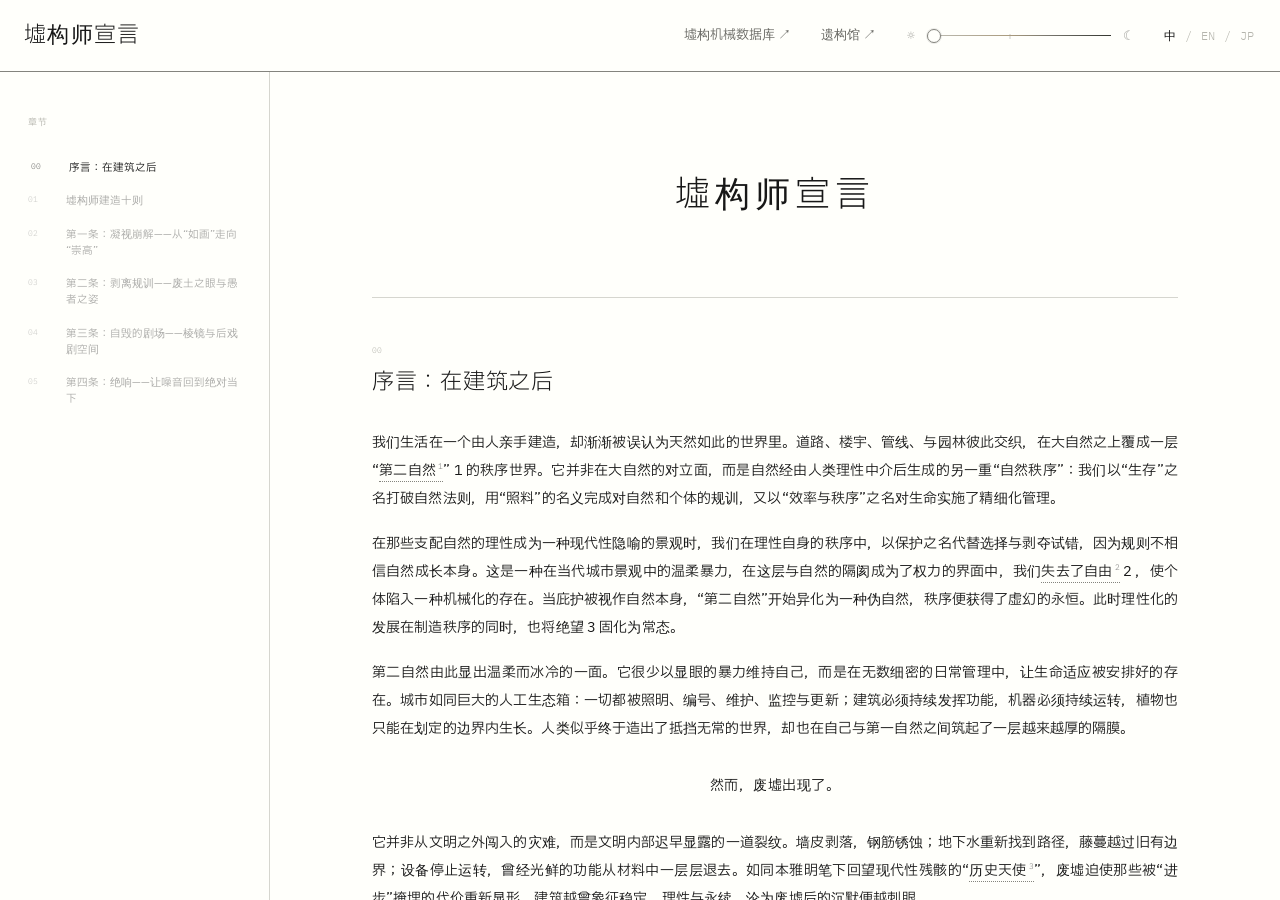
<file: manifesto.html>
<!DOCTYPE html>
<html lang="zh-Hans" translate="no">
<head>
  <meta charset="UTF-8">
  <meta name="google" content="notranslate">
  <meta name="viewport" content="width=device-width, initial-scale=1, viewport-fit=cover">
  <title>墟构师宣言</title>
  <link rel="preconnect" href="https://fonts.googleapis.com">
  <link rel="preconnect" href="https://fonts.gstatic.com" crossorigin>
  <link href="https://fonts.googleapis.com/css2?family=IBM+Plex+Mono:wght@300;400&family=IBM+Plex+Sans+JP:wght@300;400&display=swap" rel="stylesheet">
  <link rel="stylesheet" href="manifesto.css?v=74">
  <script src="ruin-language.js?v=74"></script>
</head>
<body>
  <header class="manifesto-topbar">
    <strong data-i18n="title">墟构师宣言</strong>
    <div class="manifesto-actions">
      <nav>
        <a href="mechanics.html" data-i18n="mechanics">墟构机械数据库 ↗</a>
        <a href="index.html" data-i18n="archive">遗构馆 ↗</a>
      </nav>
      <div class="reader-tone-control">
        <span class="reader-tone-icon" aria-hidden="true">☼</span>
        <div class="reader-tone-track-wrap">
          <input class="reader-tone-slider" data-reader-tone type="range" min="0" max="100" value="0" step="1" aria-label="阅读环境">
          <span class="reader-tone-warm-mark" aria-hidden="true"></span>
        </div>
        <span class="reader-tone-icon" aria-hidden="true">☾</span>
      </div>
      <div class="language-switch" aria-label="Language">
        <button type="button" data-lang-switch="zh">中</button>
        <span>/</span>
        <button type="button" data-lang-switch="en">EN</button>
        <span>/</span>
        <button type="button" data-lang-switch="ja">JP</button>
      </div>
    </div>
  </header>

  <main class="manifesto-reader">
    <aside class="manifesto-index">
      <div class="manifesto-index-label" data-i18n="contents">章节</div>
      <nav id="manifesto-index-nav"></nav>
    </aside>

    <section id="manifesto-scroll" class="manifesto-scroll" tabindex="0">
      <article id="manifesto-document" class="manifesto-document" aria-live="polite">
        <div class="manifesto-loading" data-i18n="loading">正在读取文本…</div>
      </article>
    </section>

  </main>

  <div id="footnote-popover" class="footnote-popover" role="tooltip" hidden>
    <div id="footnote-popover-number" class="footnote-popover-number"></div>
    <div id="footnote-popover-text"></div>
  </div>

  
  <script src="manifesto-notes.js?v=74"></script>
  <script src="manifesto.js?v=74"></script>
</body>
</html>
</file>
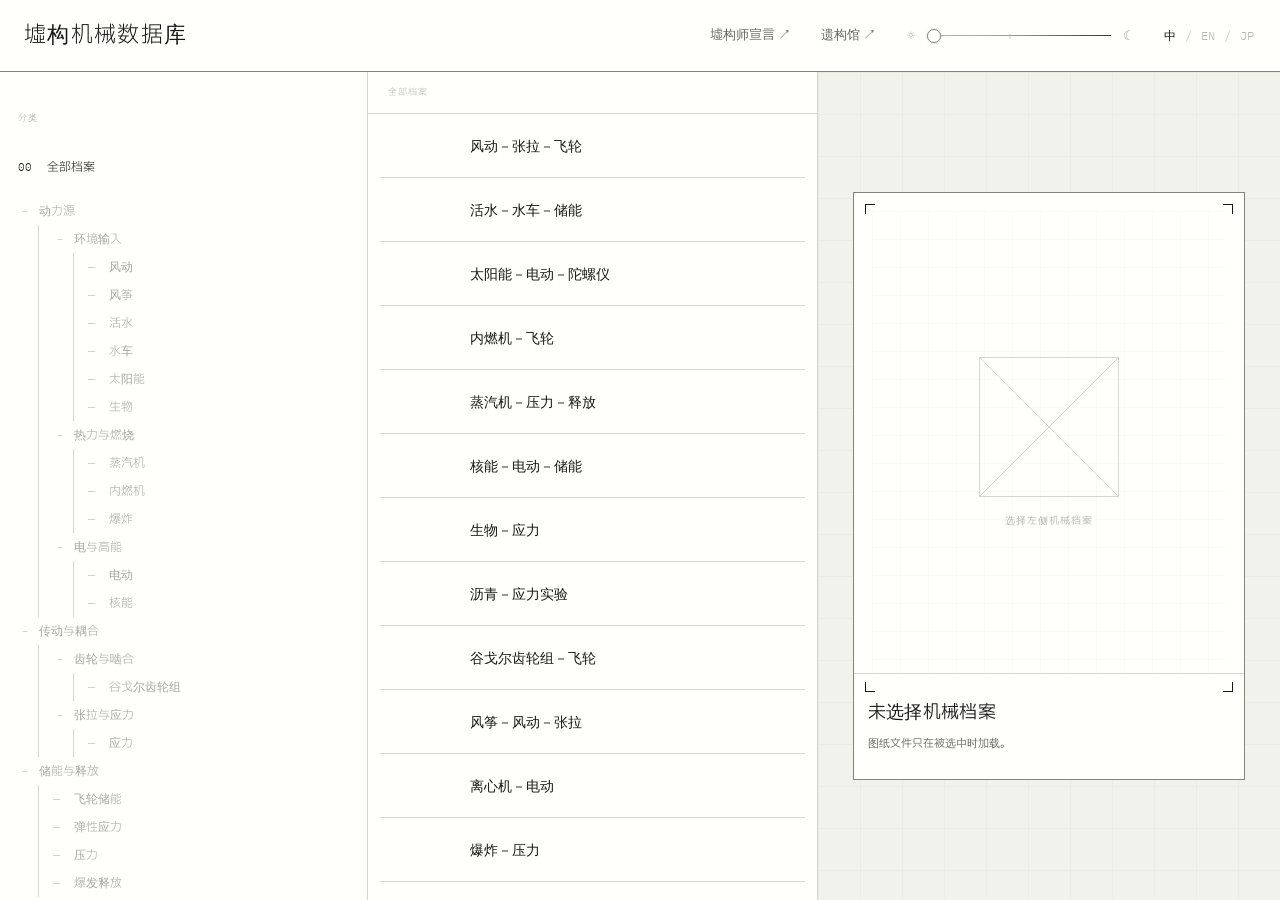
<file: mechanics.html>
<!DOCTYPE html>
<html lang="zh-Hans" translate="no">
<head>
  <meta charset="UTF-8">
  <meta name="google" content="notranslate">
  <meta name="viewport" content="width=device-width, initial-scale=1, viewport-fit=cover">
  <title>墟构机械数据库</title>
  <link rel="preconnect" href="https://fonts.googleapis.com">
  <link rel="preconnect" href="https://fonts.gstatic.com" crossorigin>
  <link href="https://fonts.googleapis.com/css2?family=IBM+Plex+Mono:wght@300;400&family=IBM+Plex+Sans+JP:wght@300;400&display=swap" rel="stylesheet">
  <link rel="stylesheet" href="mechanics.css?v=74">
  <script src="ruin-language.js?v=74"></script>
</head>
<body>
  <header class="mechanics-topbar">
    <strong id="mechanics-page-title" data-i18n="title">墟构机械数据库</strong>
    <div class="mechanics-actions">
      <nav class="mechanics-nav">
        <a href="manifesto.html" data-i18n="manifesto">墟构师宣言 ↗</a>
        <a href="index.html" data-i18n="archive">遗构馆 ↗</a>
      </nav>
      <div class="reader-tone-control">
        <span class="reader-tone-icon" aria-hidden="true">☼</span>
        <div class="reader-tone-track-wrap">
          <input class="reader-tone-slider" data-reader-tone type="range" min="0" max="100" value="0" step="1" aria-label="阅读环境">
          <span class="reader-tone-warm-mark" aria-hidden="true"></span>
        </div>
        <span class="reader-tone-icon" aria-hidden="true">☾</span>
      </div>
      <div class="language-switch" aria-label="Language">
        <button type="button" data-lang-switch="zh">中</button>
        <span>/</span>
        <button type="button" data-lang-switch="en">EN</button>
        <span>/</span>
        <button type="button" data-lang-switch="ja">JP</button>
      </div>
    </div>
  </header>

  <main class="mechanics-layout">
    <aside class="taxonomy-panel">
      <div class="panel-kicker" data-i18n="classification">分类</div>
      <button class="taxonomy-all active" data-filter="all" type="button">
        <span class="taxonomy-number">00</span><span data-i18n="allRecords">全部档案</span>
      </button>
      <div id="taxonomy-tree" class="taxonomy-tree"></div>
    </aside>

    <section class="record-panel">
      <div class="record-toolbar">
        <span id="record-filter-label" data-i18n="allRecords">全部档案</span>
      </div>
      <div id="mechanism-records" class="mechanism-records"></div>
    </section>

    <section class="drawing-stage">
      <div class="sheet-holder">
        <article id="mechanism-sheet" class="mechanism-sheet" aria-live="polite">
          <div class="sheet-register reg-a"></div>
          <div class="sheet-register reg-b"></div>
          <div class="sheet-register reg-c"></div>
          <div class="sheet-register reg-d"></div>

          <div id="sheet-visual" class="sheet-visual">
            <div class="empty-drawing">
              <span class="empty-symbol" aria-hidden="true"></span>
              <small data-i18n="selectRecord">选择左侧机械档案</small>
            </div>
          </div>

          <footer class="sheet-footer">
            <div>
              <div id="sheet-title" class="sheet-title" data-i18n="nothingSelected">未选择机械档案</div>
              <div id="sheet-note" class="sheet-note" data-i18n="loadOnSelect">图纸文件只在被选中时加载。</div>
            </div>
            <div id="sheet-tags" class="sheet-tags"></div>
          </footer>
        </article>
      </div>
    </section>
  </main>

  
  <script src="mechanics-data.js?v=74"></script>
  <script src="mechanics.js?v=74"></script>
</body>
</html>
</file>
<file: manifesto.css>
:root{
  --reader-bg:#f2f2ed;
  --reader-panel:#fffffb;
  --reader-paper:#fffffb;
  --reader-text:#171717;
  --reader-muted:#676762;
  --reader-faint:#b5b5ad;
  --reader-line:#d6d6cf;
  --reader-line-strong:#84847e;
  --reader-shadow:rgba(0,0,0,.08);
  --reader-tone-position:0%
}
*{box-sizing:border-box}
html,body{margin:0;width:100%;height:100%}
body{
  overflow:hidden;
  background:var(--reader-bg);
  color:var(--reader-text);
  font-family:"IBM Plex Sans JP",sans-serif;
  -webkit-font-smoothing:antialiased
}
a,button{cursor:crosshair}
.ruin-decoding{opacity:.50;filter:blur(.35px)}

.manifesto-topbar{
  position:fixed;z-index:20;
  left:0;right:0;top:0;height:72px;
  display:flex;align-items:center;justify-content:space-between;
  padding:0 24px;
  border-bottom:1px solid var(--reader-line-strong);
  background:var(--reader-paper)
}
.manifesto-topbar>strong{
  font-size:22px;font-weight:300;letter-spacing:1.35px;white-space:nowrap
}
.manifesto-actions{display:flex;align-items:center;gap:20px}
.manifesto-actions nav{display:flex;gap:24px;font-size:10px}
.manifesto-actions a{color:var(--reader-muted);text-decoration:none;white-space:nowrap}
.manifesto-actions a:hover{color:var(--reader-text)}
.language-switch{
  display:flex;align-items:center;gap:5px;
  color:var(--reader-faint);
  font:300 9px/1 "IBM Plex Mono",monospace
}
.language-switch button{
  appearance:none;border:0;background:none;padding:3px 2px;
  color:var(--reader-faint);font:inherit
}
.language-switch button:hover,.language-switch button.active{color:var(--reader-text)}

.reader-tone-control{
  position:relative;
  display:flex;
  align-items:center;
  gap:7px;
  height:30px;
  color:var(--reader-muted);
  user-select:none
}
.reader-tone-icon{
  width:11px;text-align:center;
  font:300 10px/1 "IBM Plex Mono",monospace;
  opacity:.62
}
.reader-tone-track-wrap{
  position:relative;z-index:31;width:112px;height:30px;
  display:grid;align-items:center
}
.reader-tone-slider{
  appearance:none;-webkit-appearance:none;
  position:relative;z-index:32;width:112px;height:30px;margin:0;padding:0;
  background:transparent;outline:none;cursor:ew-resize;pointer-events:auto;touch-action:pan-y
}
.reader-tone-slider::-webkit-slider-runnable-track{
  height:1px;
  background:
    linear-gradient(90deg,
      #bdbdb6 0%,
      #aa9b7e 45%,
      #77756d 66%,
      #343630 100%)
}
.reader-tone-slider::-moz-range-track{
  height:1px;border:0;
  background:
    linear-gradient(90deg,
      #bdbdb6 0%,
      #aa9b7e 45%,
      #77756d 66%,
      #343630 100%)
}
.reader-tone-slider::-webkit-slider-thumb{
  -webkit-appearance:none;
  width:11px;height:11px;margin-top:-5px;
  border-radius:50%;
  border:1px solid var(--reader-line-strong);
  background:var(--reader-paper);
  box-shadow:0 0 0 1px var(--reader-shadow)
}
.reader-tone-slider::-moz-range-thumb{
  width:11px;height:11px;border-radius:50%;
  border:1px solid var(--reader-line-strong);
  background:var(--reader-paper);
  box-shadow:0 0 0 1px var(--reader-shadow)
}
.reader-tone-warm-mark{
  position:absolute;pointer-events:none;
  left:45%;top:13px;width:1px;height:4px;
  background:var(--reader-line-strong);
  opacity:.42;transform:translateX(-.5px)
}

.manifesto-reader{
  position:fixed;
  left:0;right:0;top:72px;bottom:0;
  display:grid;
  grid-template-columns:270px minmax(0,1fr) 44px;
  background:var(--reader-paper);
  overflow:hidden
}
.manifesto-index{
  min-height:0;
  padding:43px 22px 28px 28px;
  border-right:1px solid var(--reader-line);
  overflow:auto;
  scrollbar-width:none
}
.manifesto-index::-webkit-scrollbar{width:0}
.manifesto-index-label{
  margin-bottom:26px;
  color:var(--reader-faint);
  font-size:9px;letter-spacing:1.2px
}
.manifesto-index nav{display:flex;flex-direction:column;gap:7px}
.manifesto-index a{
  position:relative;
  display:grid;grid-template-columns:28px minmax(0,1fr);gap:10px;
  padding:5px 0;
  color:var(--reader-text);text-decoration:none;
  font-size:10.5px;line-height:1.55;
  opacity:.36;
  transition:opacity .15s ease,transform .15s ease
}
.manifesto-index a span{
  font:300 8px/1.6 "IBM Plex Mono",monospace;
  opacity:.62
}
.manifesto-index a:hover,.manifesto-index a.active{opacity:1;transform:translateX(3px)}

.manifesto-scroll{
  min-width:0;min-height:0;
  overflow:auto;
  scroll-behavior:smooth;
  outline:none;
  scrollbar-width:thin;
  scrollbar-color:var(--reader-line-strong) transparent
}
.manifesto-scroll::-webkit-scrollbar{width:7px}
.manifesto-scroll::-webkit-scrollbar-thumb{
  background:var(--reader-line-strong);
  border:2px solid transparent;background-clip:padding-box
}
.manifesto-document{
  width:min(850px,calc(100% - 72px));
  margin:0 auto;
  padding:90px 22px 120px
}
.manifesto-loading{
  padding:80px 0;
  color:var(--reader-faint);
  font-size:11px;letter-spacing:1px
}
.manifesto-title-block{
  padding:7px 0 76px;
  text-align:center
}
.manifesto-title-block h1{
  margin:0;
  font-size:35px;
  font-weight:300;
  letter-spacing:5px
}
.manifesto-section{
  scroll-margin-top:28px;
  padding:48px 0 26px;
  border-top:1px solid var(--reader-line)
}
.manifesto-section-number{
  margin-bottom:12px;
  color:var(--reader-faint);
  font:300 8px/1 "IBM Plex Mono",monospace
}
.manifesto-section h2{
  margin:0 0 30px;
  font-size:22px;font-weight:300;line-height:1.5;letter-spacing:.7px
}
.manifesto-section h3{
  margin:38px 0 18px;
  font-size:15px;font-weight:400;letter-spacing:.35px
}
.manifesto-section p{
  margin:0 0 17px;
  font-size:14px;
  line-height:2;
  text-align:justify;
  letter-spacing:.12px
}
.manifesto-section .dedication{
  font-size:12px;
  opacity:.60;
  text-align:left
}
.manifesto-section .manifesto-emphasis{
  margin:29px 0;
  text-align:center;
  letter-spacing:.55px
}
.manifesto-section .manifesto-final{
  margin:38px 0 10px;
  padding:22px 28px;
  border-left:1px solid var(--reader-line-strong);
  border-right:1px solid var(--reader-line)
}
.manifesto-section .manifesto-final p{text-align:center;font-size:15px;letter-spacing:.5px}

.manifesto-crossref{
  margin:54px 0 22px;
  padding:22px 0;
  text-align:center;
  border-top:1px solid var(--reader-line)
}
.manifesto-crossref a{
  color:var(--reader-text);text-decoration:none;
  font-size:11px;opacity:.55;letter-spacing:.4px
}
.manifesto-crossref a:hover{opacity:1;text-decoration:underline;text-underline-offset:4px}

.manifesto-footnotes{
  margin-top:54px;
  padding-top:32px;
  border-top:1px solid var(--reader-line)
}
.manifesto-footnotes h2{
  margin:0 0 20px;
  font-size:13px;font-weight:300;letter-spacing:.6px
}
.manifesto-footnotes ol{margin:0;padding-left:24px}
.manifesto-footnotes li{
  margin-bottom:13px;
  font-size:10.5px;line-height:1.7;color:var(--reader-muted)
}
.manifesto-footnotes li:target{
  outline:1px solid var(--reader-line);outline-offset:5px
}

.footnote-anchor{
  display:inline;
  color:inherit;
  text-decoration:none;
  border-bottom:1px dotted var(--reader-line-strong)
}
.footnote-anchor sup{
  margin-left:2px;
  font:300 8px/1 "IBM Plex Mono",monospace;
  vertical-align:super;
  opacity:.55
}
.footnote-anchor:hover,.footnote-anchor:focus-visible{
  border-bottom-color:var(--reader-text);outline:none
}
.footnote-popover{
  position:fixed;z-index:100;
  width:min(360px,calc(100vw - 28px));
  padding:14px 16px 15px;
  background:var(--reader-paper);
  border:1px solid var(--reader-line-strong);
  box-shadow:0 12px 35px var(--reader-shadow);
  color:var(--reader-text);
  font-size:11px;line-height:1.68
}
.footnote-popover-number{
  margin-bottom:7px;
  font:300 8px/1 "IBM Plex Mono",monospace;
  color:var(--reader-muted)
}

.manifesto-hud{
  min-height:0;
  border-left:1px solid var(--reader-line);
  display:flex;flex-direction:column;align-items:center;justify-content:center;
  gap:12px;
  font-family:"IBM Plex Mono",monospace
}
.manifesto-hud button{
  border:0;background:none;padding:5px;
  color:var(--reader-text);font:300 15px/1 "IBM Plex Mono",monospace;
  opacity:.38
}
.manifesto-hud button:hover{opacity:1}
.manifesto-hud div{
  min-height:38px;
  writing-mode:vertical-rl;
  color:var(--reader-muted);
  font:300 8px/1 "IBM Plex Mono",monospace;
  letter-spacing:1px
}

@media(max-width:1120px){
  .manifesto-actions{gap:13px}
  .reader-tone-track-wrap,.reader-tone-slider{width:92px}
  .manifesto-actions nav{gap:13px}
}
@media(max-width:900px){
  .manifesto-topbar{padding:0 14px}
  .manifesto-topbar>strong{font-size:18px}
  .manifesto-actions{gap:11px}
  .manifesto-actions nav{display:none}
  .reader-tone-track-wrap,.reader-tone-slider{width:86px}
  .manifesto-reader{grid-template-columns:minmax(0,1fr) 36px}
  .manifesto-index{display:none}
  .manifesto-document{width:min(100%,700px);padding:62px 22px 95px}
}
@media(max-width:560px){
  .manifesto-topbar{height:auto;min-height:62px;gap:7px;padding:9px 12px}
  .manifesto-topbar>strong{font-size:16px}
  .manifesto-actions{gap:9px}
  .reader-tone-track-wrap,.reader-tone-slider{width:72px}
  .reader-tone-control{gap:4px}
  .manifesto-reader{top:62px}
  .manifesto-document{padding:48px 15px 82px}
  .manifesto-title-block{padding-bottom:52px}
  .manifesto-title-block h1{font-size:27px;letter-spacing:3px}
  .manifesto-section{padding-top:37px}
  .manifesto-section h2{font-size:18px;margin-bottom:24px}
  .manifesto-section p{font-size:12.5px;line-height:1.88}
}

.reader-tone-control{z-index:30}
.reader-tone-slider{position:relative;z-index:32;pointer-events:auto}
.reader-tone-slider.is-dragging::-webkit-slider-thumb{box-shadow:0 0 0 3px var(--reader-shadow)}
.reader-tone-slider.is-dragging::-moz-range-thumb{box-shadow:0 0 0 3px var(--reader-shadow)}

/* v70 · isolate the real range input from decorative layers */
.reader-tone-track-wrap{pointer-events:auto}
.reader-tone-warm-mark,.reader-tone-icon{pointer-events:none}
input.reader-tone-slider[data-reader-tone]{pointer-events:auto}


/* ==========================================================================
   v74 · quieter manifesto reader / larger top-right controls
   ========================================================================== */

.manifesto-actions {
  gap: 28px;
}

.manifesto-actions nav {
  gap: 30px;
  font-size: 13px;
}

.manifesto-actions a {
  line-height: 1.25;
}

.language-switch {
  gap: 7px;
  font-size: 11.5px;
}

.language-switch button {
  padding: 5px 2px;
}

.reader-tone-control {
  gap: 9px;
  height: 34px;
}

.reader-tone-icon {
  width: 14px;
  font-size: 13px;
}

.reader-tone-track-wrap,
.reader-tone-slider {
  width: 184px;
}

.reader-tone-track-wrap {
  height: 34px;
}

.reader-tone-slider {
  height: 34px;
}

.reader-tone-slider::-webkit-slider-thumb {
  width: 14px;
  height: 14px;
  margin-top: -6.5px;
}

.reader-tone-slider::-moz-range-thumb {
  width: 14px;
  height: 14px;
}

.reader-tone-warm-mark {
  top: 15px;
  height: 5px;
}

/* The ideal layout has no separate right-hand progress/control rail. */
.manifesto-reader {
  grid-template-columns: 270px minmax(0, 1fr);
}

.manifesto-hud {
  display: none !important;
}

@media (max-width: 1120px) {
  .manifesto-actions { gap: 18px; }
  .manifesto-actions nav { gap: 20px; font-size: 12px; }
  .reader-tone-track-wrap,
  .reader-tone-slider { width: 142px; }
}

@media (max-width: 900px) {
  .manifesto-reader {
    grid-template-columns: minmax(0, 1fr);
  }
  .reader-tone-track-wrap,
  .reader-tone-slider { width: 118px; }
}

@media (max-width: 560px) {
  .language-switch { font-size: 10px; }
  .reader-tone-track-wrap,
  .reader-tone-slider { width: 82px; }
}
</file>
<file: mechanics.css>
:root{
  --reader-bg:#f2f2ed;
  --reader-panel:#fffffb;
  --reader-paper:#fffffb;
  --reader-text:#171717;
  --reader-muted:#676762;
  --reader-faint:#b5b5ad;
  --reader-line:#d6d6cf;
  --reader-line-strong:#84847e;
  --reader-mesh:rgba(0,0,0,.025);
  --reader-grid-inner:rgba(0,0,0,.018);
  --reader-hover:rgba(255,255,255,.48);
  --reader-active:rgba(255,255,255,.82);
  --reader-shadow:rgba(0,0,0,.08);
  --reader-drawing-invert:0;
  --reader-drawing-brightness:1;
  --reader-drawing-contrast:1.06;
  --reader-tone-position:0%
}
*{box-sizing:border-box}
html,body{margin:0;width:100%;height:100%;overflow:hidden}
body{
  background:var(--reader-bg);
  color:var(--reader-text);
  font-family:"IBM Plex Sans JP",sans-serif;
  cursor:crosshair;
  -webkit-font-smoothing:antialiased
}
button,a{cursor:crosshair}
button{color:inherit}
.ruin-decoding{opacity:.52;filter:blur(.35px)}

.mechanics-topbar{
  height:72px;
  display:flex;
  align-items:center;
  justify-content:space-between;
  padding:0 24px;
  border-bottom:1px solid var(--reader-line-strong);
  background:var(--reader-paper)
}
.mechanics-topbar>strong{
  font-size:22px;
  font-weight:300;
  letter-spacing:1.35px;
  white-space:nowrap
}
.mechanics-actions{display:flex;align-items:center;gap:20px}
.mechanics-nav{display:flex;gap:24px;font-size:10px}
.mechanics-nav a{color:var(--reader-muted);text-decoration:none;white-space:nowrap}
.mechanics-nav a:hover{color:var(--reader-text)}

.language-switch{
  display:flex;
  align-items:center;
  gap:5px;
  color:var(--reader-faint);
  font:300 9px/1 "IBM Plex Mono",monospace
}
.language-switch button{
  appearance:none;border:0;background:none;padding:3px 2px;
  color:var(--reader-faint);
  font:inherit
}
.language-switch button:hover,.language-switch button.active{color:var(--reader-text)}

.reader-tone-control{
  position:relative;
  display:flex;
  align-items:center;
  gap:7px;
  height:30px;
  color:var(--reader-muted);
  user-select:none
}
.reader-tone-icon{
  width:11px;
  text-align:center;
  font:300 10px/1 "IBM Plex Mono",monospace;
  opacity:.62
}
.reader-tone-track-wrap{
  position:relative;
  z-index:31;
  width:112px;
  height:30px;
  display:grid;
  align-items:center
}
.reader-tone-slider{
  --thumb:var(--reader-text);
  appearance:none;
  -webkit-appearance:none;
  position:relative;
  z-index:32;
  width:112px;
  height:30px;
  margin:0;
  padding:0;
  background:transparent;
  outline:none;
  cursor:ew-resize;
  pointer-events:auto;
  touch-action:pan-y
}
.reader-tone-slider::-webkit-slider-runnable-track{
  height:1px;
  background:
    linear-gradient(90deg,
      #bdbdb6 0%,
      #aa9b7e 45%,
      #77756d 66%,
      #343630 100%)
}
.reader-tone-slider::-moz-range-track{
  height:1px;border:0;
  background:
    linear-gradient(90deg,
      #bdbdb6 0%,
      #aa9b7e 45%,
      #77756d 66%,
      #343630 100%)
}
.reader-tone-slider::-webkit-slider-thumb{
  -webkit-appearance:none;
  width:11px;height:11px;
  margin-top:-5px;
  border-radius:50%;
  border:1px solid var(--reader-line-strong);
  background:var(--reader-paper);
  box-shadow:0 0 0 1px var(--reader-shadow)
}
.reader-tone-slider::-moz-range-thumb{
  width:11px;height:11px;
  border-radius:50%;
  border:1px solid var(--reader-line-strong);
  background:var(--reader-paper);
  box-shadow:0 0 0 1px var(--reader-shadow)
}
.reader-tone-warm-mark{
  position:absolute;
  pointer-events:none;
  left:45%;
  top:13px;
  width:1px;height:4px;
  background:var(--reader-line-strong);
  opacity:.42;
  transform:translateX(-.5px)
}

.mechanics-layout{
  height:calc(100vh - 72px);
  display:grid;
  grid-template-columns:368px 450px minmax(0,1fr);
  min-height:0
}
.taxonomy-panel,.record-panel{
  min-height:0;
  background:var(--reader-panel);
  border-right:1px solid var(--reader-line)
}
.taxonomy-panel{
  padding:42px 18px 18px;
  overflow:auto;
  scrollbar-width:none
}
.taxonomy-panel::-webkit-scrollbar,.mechanism-records::-webkit-scrollbar{width:0;height:0}
.panel-kicker{
  margin-bottom:30px;
  color:var(--reader-faint);
  font:300 9px/1 "IBM Plex Sans JP",sans-serif;
  letter-spacing:1.2px
}
.taxonomy-all,.taxonomy-row{
  appearance:none;border:0;background:none;width:100%;
  padding:5px 0;text-align:left;
  font:300 12px/1.5 "IBM Plex Sans JP",sans-serif
}
.taxonomy-all{
  display:flex;align-items:baseline;gap:15px;
  margin-bottom:16px;color:var(--reader-muted)
}
.taxonomy-number{font:300 11px/1 "IBM Plex Mono",monospace}
.taxonomy-all.active,.taxonomy-filter.active,.taxonomy-all:hover,.taxonomy-filter:hover{color:var(--reader-text)}
.taxonomy-node{position:relative}
.taxonomy-node-children{
  margin-left:20px;
  border-left:1px solid var(--reader-line);
  padding-left:14px
}
.taxonomy-node.collapsed>.taxonomy-node-children{display:none}
.taxonomy-row{display:flex;align-items:baseline;gap:8px;color:var(--reader-muted);opacity:.58}
.taxonomy-toggle{
  appearance:none;border:0;background:none;padding:0;width:13px;flex:0 0 13px;
  font:300 10px/1 "IBM Plex Mono",monospace;color:var(--reader-faint)
}
.taxonomy-filter{
  appearance:none;border:0;background:none;padding:0;text-align:left;
  font:inherit;color:inherit
}
.taxonomy-node-leaf .taxonomy-row::before{
  content:"—";width:13px;flex:0 0 13px;
  color:var(--reader-faint);font-family:"IBM Plex Mono",monospace
}

.record-panel{display:grid;grid-template-rows:55px minmax(0,1fr)}
.record-toolbar{
  display:flex;align-items:center;
  padding:0 20px;
  border-bottom:1px solid var(--reader-line);
  color:var(--reader-faint);
  font:300 9px/1 "IBM Plex Sans JP",sans-serif;
  letter-spacing:1.1px
}
.mechanism-records{min-height:0;overflow:auto;scrollbar-width:none;padding:0 12px 24px}
.mechanism-record{
  appearance:none;
  display:grid;
  grid-template-columns:70px minmax(0,1fr);
  width:100%;min-height:83px;
  padding:17px 10px;
  border:0;border-bottom:1px solid var(--reader-line);
  background:transparent;text-align:left;
  transition:background .15s ease,transform .2s cubic-bezier(.19,1,.22,1)
}
.mechanism-record:hover{background:var(--reader-hover);transform:translateX(2px)}
.mechanism-record.active{background:var(--reader-active)}
.record-code{font:300 9px/1.5 "IBM Plex Mono",monospace;color:var(--reader-faint)}
.record-title{font-size:14px;line-height:1.45;color:var(--reader-text)}
.record-tags{
  grid-column:2;margin-top:8px;
  display:flex;flex-wrap:wrap;gap:4px 12px
}
.record-tag{font-size:9px;line-height:1.2;color:var(--reader-faint)}

.drawing-stage{
  min-width:0;min-height:0;
  background-color:var(--reader-bg);
  background-image:
    linear-gradient(var(--reader-mesh) 1px,transparent 1px),
    linear-gradient(90deg,var(--reader-mesh) 1px,transparent 1px);
  background-size:42px 42px
}
.sheet-holder{
  width:100%;height:100%;
  display:grid;place-items:center;
  padding:64px 7.5%;
  overflow:hidden
}
.mechanism-sheet{
  position:relative;
  width:100%;height:84%;
  min-height:460px;
  display:grid;
  grid-template-rows:minmax(0,1fr) auto;
  background:var(--reader-paper);
  border:1px solid var(--reader-line-strong)
}
.sheet-register{
  position:absolute;width:10px;height:10px;
  border-color:var(--reader-line-strong);
  pointer-events:none;z-index:3
}
.reg-a{left:11px;top:11px;border-left:1px solid;border-top:1px solid}
.reg-b{right:11px;top:11px;border-right:1px solid;border-top:1px solid}
.reg-c{left:11px;bottom:87px;border-left:1px solid;border-bottom:1px solid}
.reg-d{right:11px;bottom:87px;border-right:1px solid;border-bottom:1px solid}

.sheet-visual{
  min-height:0;position:relative;
  margin:18px 18px 0;
  display:grid;place-items:center;overflow:hidden;
  background-color:var(--reader-paper);
  background-image:
    linear-gradient(var(--reader-grid-inner) 1px,transparent 1px),
    linear-gradient(90deg,var(--reader-grid-inner) 1px,transparent 1px);
  background-size:28px 28px
}
.sheet-visual img{
  display:block;width:100%;height:100%;
  object-fit:contain;
  filter:
    grayscale(1)
    invert(var(--reader-drawing-invert))
    brightness(var(--reader-drawing-brightness))
    contrast(var(--reader-drawing-contrast))
}
.empty-drawing{
  display:grid;justify-items:center;gap:16px;
  color:var(--reader-faint);
  font-size:10px;letter-spacing:1px
}
.empty-symbol{
  display:block;width:140px;height:140px;
  border:1px solid var(--reader-line);
  background:
    linear-gradient(45deg,transparent 49.7%,var(--reader-line) 50%,transparent 50.3%),
    linear-gradient(-45deg,transparent 49.7%,var(--reader-line) 50%,transparent 50.3%)
}
.empty-drawing small{font:inherit}
.sheet-loading{font-size:10px;letter-spacing:1px;color:var(--reader-muted)}
.sheet-footer{
  min-height:106px;
  display:grid;
  grid-template-columns:minmax(0,1fr) minmax(120px,.55fr);
  gap:20px;align-items:center;
  padding:16px 14px 18px;
  border-top:1px solid var(--reader-line)
}
.sheet-title{font-size:18px;letter-spacing:.35px}
.sheet-note{margin-top:9px;max-width:580px;font-size:11px;line-height:1.6;color:var(--reader-muted)}
.sheet-tags{display:flex;flex-wrap:wrap;justify-content:flex-end;gap:6px 12px}
.sheet-tag{
  appearance:none;border:0;border-bottom:1px solid var(--reader-line-strong);
  background:none;padding:2px 0;
  font:300 9px/1.2 "IBM Plex Sans JP",sans-serif;
  color:var(--reader-muted)
}
.sheet-tag:hover{color:var(--reader-text);border-bottom-color:var(--reader-text)}

@media(max-width:1250px){
  .mechanics-layout{grid-template-columns:270px 340px minmax(0,1fr)}
  .sheet-holder{padding:42px 5%}
  .reader-tone-track-wrap,.reader-tone-slider{width:92px}
  .mechanics-actions{gap:14px}
}
@media(max-width:940px){
  .mechanics-nav{display:none}
}
@media(max-width:780px){
  html,body{overflow:auto}
  .mechanics-topbar{height:auto;min-height:62px;padding:10px 14px;gap:10px}
  .mechanics-topbar>strong{font-size:17px}
  .mechanics-actions{gap:11px}
  .reader-tone-track-wrap,.reader-tone-slider{width:82px}
  .mechanics-layout{height:auto;min-height:calc(100vh - 62px);grid-template-columns:1fr}
  .taxonomy-panel{max-height:none;border-right:0;border-bottom:1px solid var(--reader-line);padding-top:25px}
  .record-panel{max-height:360px;border-right:0;border-bottom:1px solid var(--reader-line)}
  .drawing-stage{height:620px}
  .sheet-holder{padding:28px 16px}
  .mechanism-sheet{height:540px;min-height:0}
}

.reader-tone-control{z-index:30}
.reader-tone-slider{position:relative;z-index:32;pointer-events:auto}
.reader-tone-slider.is-dragging::-webkit-slider-thumb{box-shadow:0 0 0 3px var(--reader-shadow)}
.reader-tone-slider.is-dragging::-moz-range-thumb{box-shadow:0 0 0 3px var(--reader-shadow)}

/* v70 · isolate the real range input from decorative layers */
.reader-tone-track-wrap{pointer-events:auto}
.reader-tone-warm-mark,.reader-tone-icon{pointer-events:none}
input.reader-tone-slider[data-reader-tone]{pointer-events:auto}


/* ==========================================================================
   v74 · simplified mechanics browser / larger reading controls
   ========================================================================== */

/* Top-right tools are now intentionally legible and operable rather than
   miniature metadata. */
.mechanics-actions {
  gap: 28px;
}

.mechanics-nav {
  gap: 30px;
  font-size: 13px;
}

.mechanics-nav a {
  line-height: 1.25;
}

.language-switch {
  gap: 7px;
  font-size: 11.5px;
}

.language-switch button {
  padding: 5px 2px;
}

.reader-tone-control {
  gap: 9px;
  height: 34px;
}

.reader-tone-icon {
  width: 14px;
  font-size: 13px;
}

.reader-tone-track-wrap,
.reader-tone-slider {
  width: 184px;
}

.reader-tone-track-wrap {
  height: 34px;
}

.reader-tone-slider {
  height: 34px;
}

.reader-tone-slider::-webkit-slider-thumb {
  width: 14px;
  height: 14px;
  margin-top: -6.5px;
}

.reader-tone-slider::-moz-range-thumb {
  width: 14px;
  height: 14px;
}

.reader-tone-warm-mark {
  top: 15px;
  height: 5px;
}

/* The record column now carries one piece of information per row: title.
   Keep the title on the same visual axis as before, but remove the code/tag
   noise and shorten the paper strip. */
.record-panel {
  grid-template-rows: 42px minmax(0, 1fr);
}

.record-toolbar {
  padding: 0 20px;
  font-size: 9px;
}

.mechanism-record {
  display: block;
  min-height: 0;
  height: 64px;
  padding: 0 10px 0 90px;
  line-height: 64px;
}

.record-title {
  display: inline-block;
  vertical-align: middle;
  font-size: 14px;
  line-height: 1.35;
}

.record-code,
.record-tags,
.record-tag {
  display: none !important;
}

@media (max-width: 1250px) {
  .mechanics-actions { gap: 18px; }
  .mechanics-nav { gap: 20px; font-size: 12px; }
  .reader-tone-track-wrap,
  .reader-tone-slider { width: 142px; }
}

@media (max-width: 940px) {
  .reader-tone-track-wrap,
  .reader-tone-slider { width: 118px; }
}

@media (max-width: 780px) {
  .language-switch { font-size: 10px; }
  .reader-tone-track-wrap,
  .reader-tone-slider { width: 88px; }
  .mechanism-record {
    height: 58px;
    line-height: 58px;
    padding-left: 64px;
  }
}
</file>
